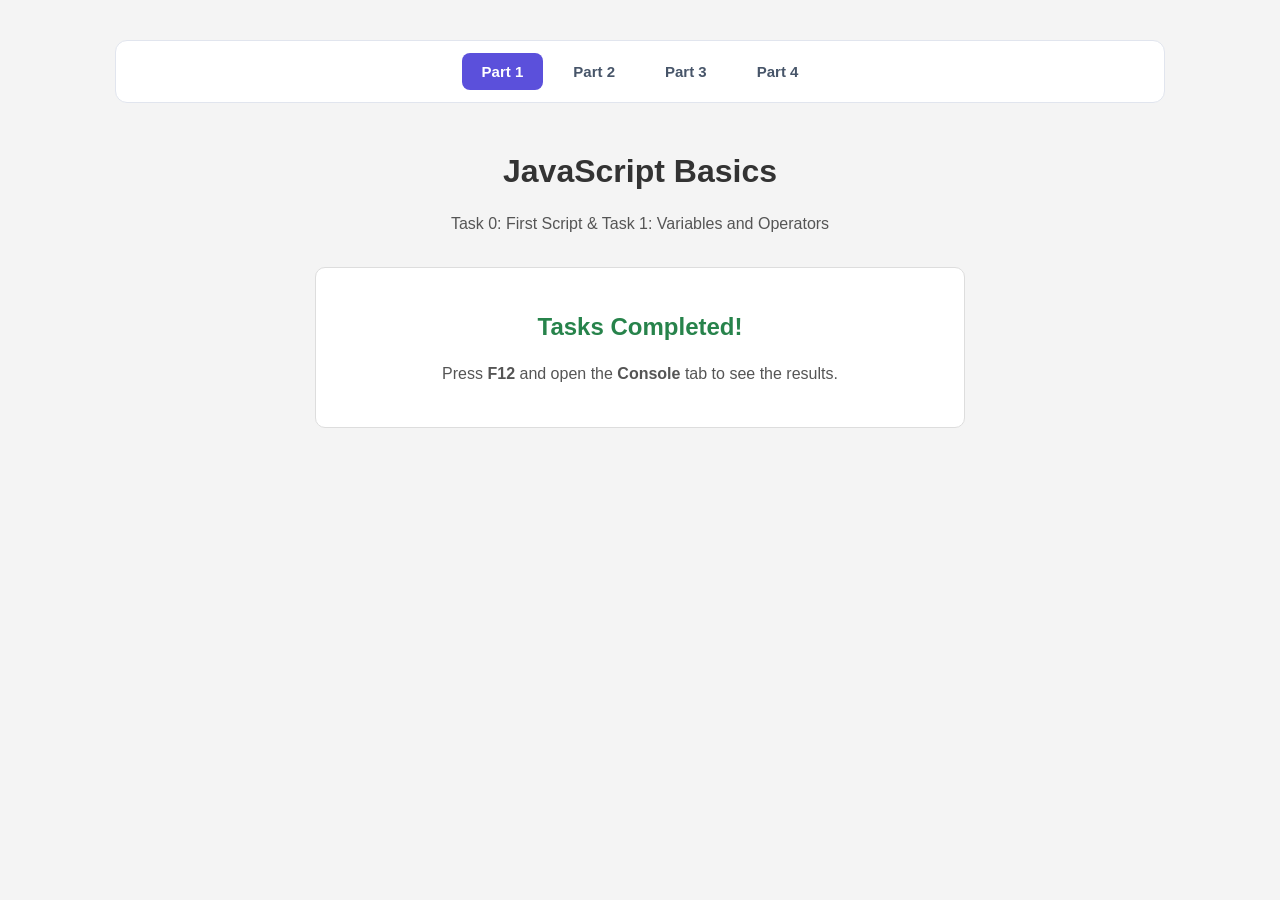
<file: part1/index.html>
<!DOCTYPE html>
<html lang="en">
<head>
    <meta charset="UTF-8">
    <meta name="viewport" content="width=device-width, initial-scale=1.0">
    <title>JavaScript Basics</title>
    <link rel="stylesheet" href="style.css">
    <link rel="stylesheet" href="../navbar.css">
    <script src="script.js" defer></script>
</head>
<body>
    <nav class="page-navbar" aria-label="Page navigation">
        <a href="../part1/index.html" aria-current="page">Part 1</a>
        <a href="../part2/index.html">Part 2</a>
        <a href="../part3/index.html">Part 3</a>
        <a href="../part4/index.html">Part 4</a>
    </nav>
    <main class="container">
        <h1>JavaScript Basics</h1>
        <p>Task 0: First Script & Task 1: Variables and Operators</p>

        <div class="message">
            <h2>Tasks Completed!</h2>
            <p>Press <strong>F12</strong> and open the
            <strong>Console</strong> tab to see the results.</p>
        </div>
    </main>
</body>
</html>
</file>
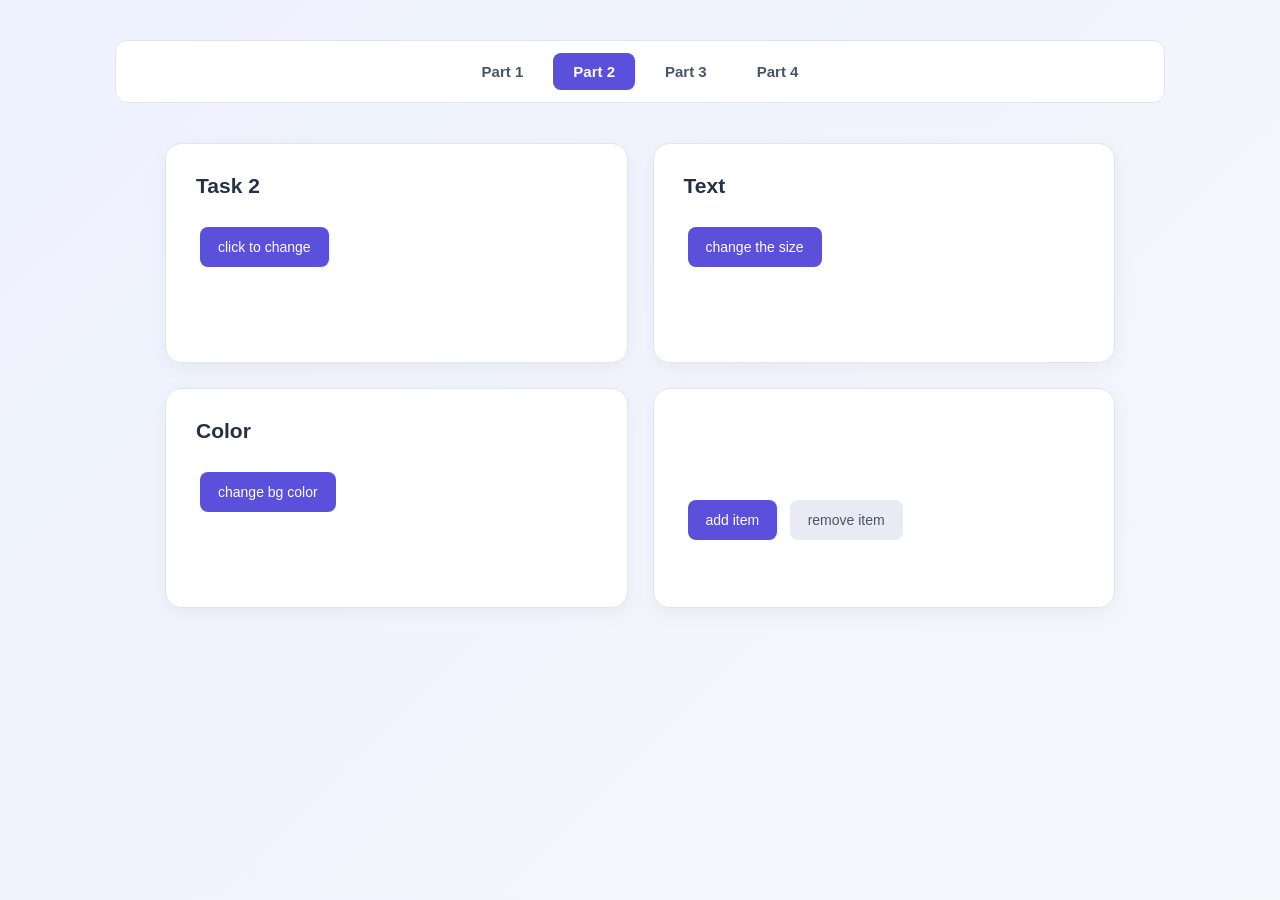
<file: part2/index.html>
<!DOCTYPE html>
<html lang="en">
<head>
    <meta charset="UTF-8">
    <meta name="viewport" content="width=device-width, initial-scale=1.0">
    <title>JavaScript Basics</title>
    <link rel="stylesheet" href="style.css">
    <link rel="stylesheet" href="../navbar.css">
    <script src="script.js" defer></script>
</head>
<body>
    <nav class="page-navbar" aria-label="Page navigation">
        <a href="../part1/index.html">Part 1</a>
        <a href="../part2/index.html" aria-current="page">Part 2</a>
        <a href="../part3/index.html">Part 3</a>
        <a href="../part4/index.html">Part 4</a>
    </nav>
    <div class="container">
        <div>
            <p>Task 2</p>
            <button>click to change</button>
        </div>
        <div class="text-container">
            <p>Text</p>
            <button>change the size</button>
        </div>
        <div class="color-container">
            <p>Color</p>
            <button>change bg color</button>
        </div>
        <div class="list-container">
            <ul>
            </ul>
            <button class="adder">add item</button>
            <button class="remover">remove item</button>
        </div>
    </div>
</body>
</html>
</file>
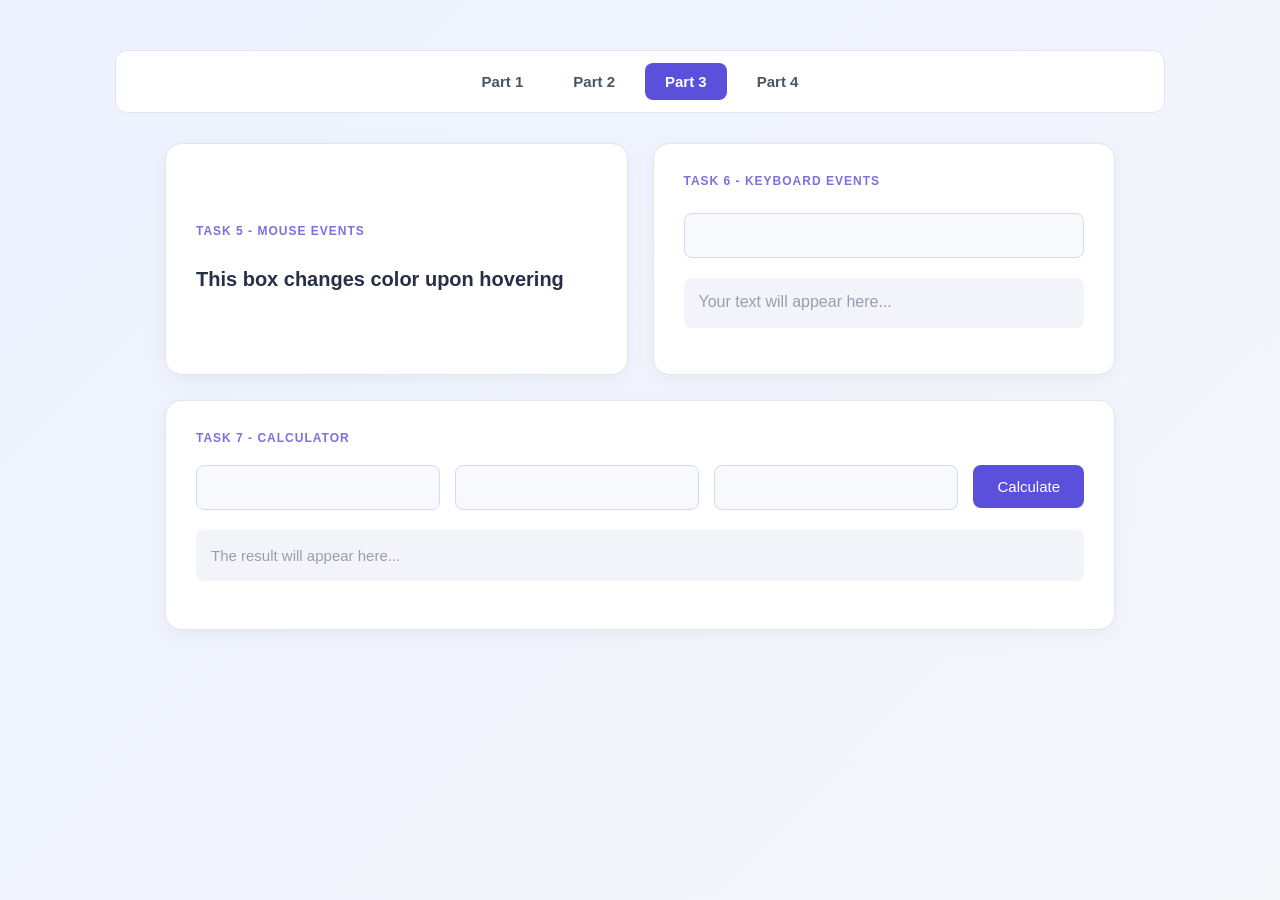
<file: part3/index.html>
<!DOCTYPE html>
<html lang="en">
<head>
    <meta charset="UTF-8">
    <meta name="viewport" content="width=device-width, initial-scale=1.0">
    <title>JavaScript Basics</title>
    <link rel="stylesheet" href="style.css">
    <link rel="stylesheet" href="../navbar.css">
    <script src="script.js" defer></script>
</head>
<body>
    <nav class="page-navbar" aria-label="Page navigation">
        <a href="../part1/index.html">Part 1</a>
        <a href="../part2/index.html">Part 2</a>
        <a href="../part3/index.html" aria-current="page">Part 3</a>
        <a href="../part4/index.html">Part 4</a>
    </nav>
    <div class="main-container">
        <div class="box">
            <p>This box changes color upon hovering</p>
        </div>

        <div class="input">
            <input type="text" id="input">
            <p id="result"></p>
        </div>

        <div class="calculator">
            <input type="number" id="x">
            <input type="number" id="y">
            <input type="text" id="operation">
            <button id="calculate">Calculate</button>
            <p id="output"></p>
        </div>
    </div>
</body>
</html>
</file>
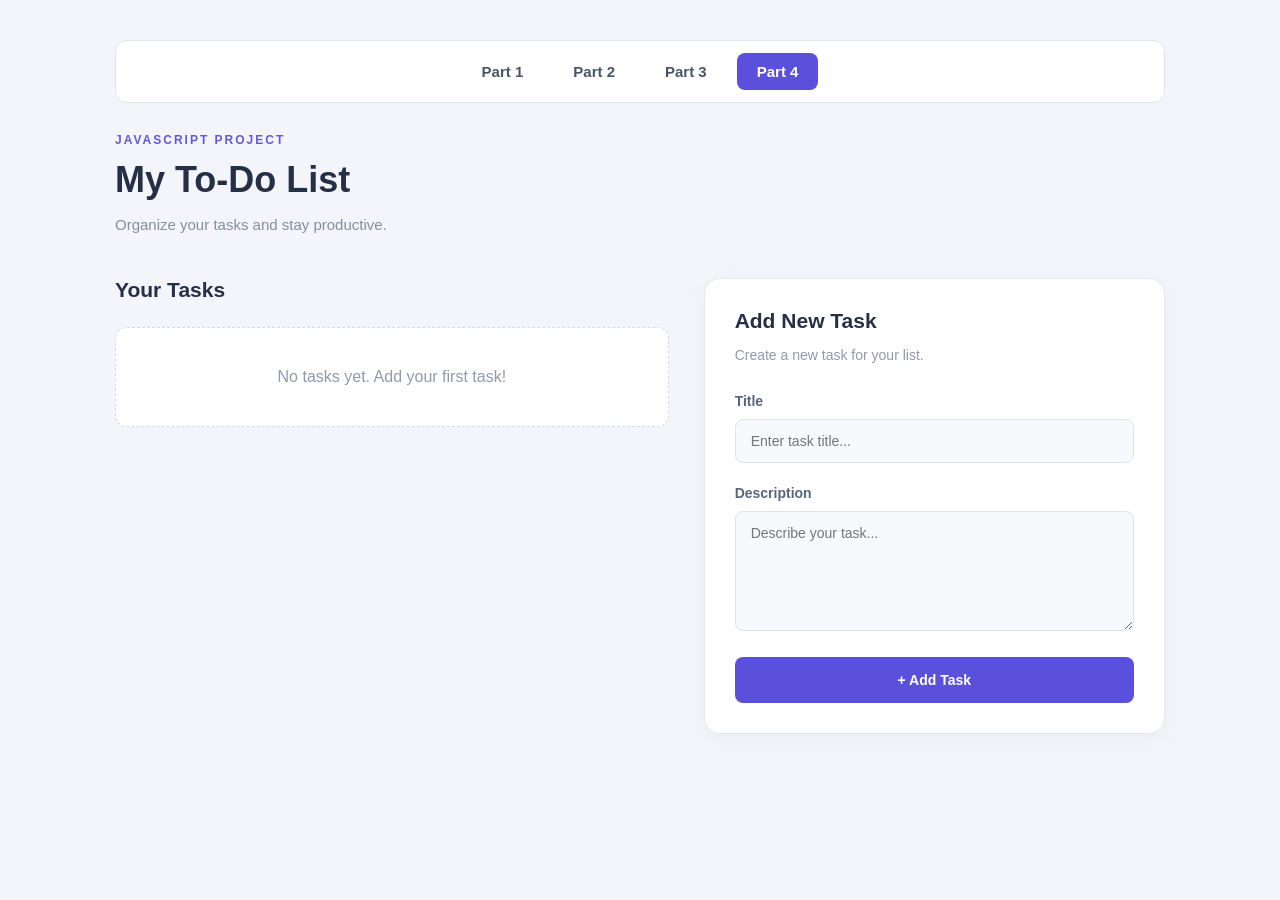
<file: part4/index.html>
<!DOCTYPE html>
<html lang="en">
<head>
    <meta charset="UTF-8">
    <meta name="viewport" content="width=device-width, initial-scale=1.0">
    <title>JavaScript Basics</title>
    <link rel="stylesheet" href="style.css">
    <link rel="stylesheet" href="../navbar.css">
    <script src="script.js" defer></script>
</head>
<body>
    <nav class="page-navbar" aria-label="Page navigation">
        <a href="../part1/index.html">Part 1</a>
        <a href="../part2/index.html">Part 2</a>
        <a href="../part3/index.html">Part 3</a>
        <a href="../part4/index.html" aria-current="page">Part 4</a>
    </nav>

    <header>
        <p class="subtitle">JAVASCRIPT PROJECT</p>
        <h1>My To-Do List</h1>
        <p>Organize your tasks and stay productive.</p>
    </header>

    <main class="main-container">

        <section class="list-part">
            <h2>Your Tasks</h2>

            <div class="tasks"></div>
        </section>

        <section class="input-part">
            <h2>Add New Task</h2>
            <p class="form-description">
                Create a new task for your list.
            </p>

            <div class="field">
                <label for="title">Title</label>
                <input
                    type="text"
                    id="title"
                    placeholder="Enter task title..."
                >
            </div>

            <div class="field">
                <label for="description">Description</label>
                <textarea
                    id="description"
                    rows="5"
                    placeholder="Describe your task..."
                ></textarea>
            </div>

            <button id="add" type="button">
                + Add Task
            </button>
        </section>

    </main>

</body>
</html>
</file>
<file: part1/style.css>
body {
    font-family: Arial, sans-serif;
    background-color: #f4f4f4;
    margin: 0;
    padding: 40px;
    text-align: center;
}

.container {
    max-width: 650px;
    margin: 50px auto;
}

h1 {
    color: #333;
}

.message {
    background-color: white;
    padding: 25px;
    margin-top: 30px;
    border-radius: 10px;
    border: 1px solid #ddd;
}

.message h2 {
    color: #27834b;
}

p {
    color: #555;
    line-height: 1.6;
}
</file>
<file: navbar.css>
.page-navbar {
    box-sizing: border-box;
    display: flex;
    flex-wrap: wrap;
    justify-content: center;
    gap: 10px;
    max-width: 1050px;
    margin: 0 auto 30px;
    padding: 12px;
    background-color: white;
    border: 1px solid #e1e5ee;
    border-radius: 12px;
}

.page-navbar a {
    display: block;
    padding: 10px 20px;
    border-radius: 8px;
    color: #475569;
    font-size: 15px;
    font-weight: bold;
    text-decoration: none;
    transition: background-color 0.2s, color 0.2s;
}

.page-navbar a:hover {
    background-color: #eeecff;
    color: #4439bb;
}

.page-navbar a[aria-current="page"] {
    background-color: #5b50db;
    color: white;
}

.page-navbar a:focus-visible {
    outline: 2px solid #4439bb;
    outline-offset: 3px;
}
</file>
<file: part2/style.css>
* {
    box-sizing: border-box;
}

body {
    margin: 0;
    padding: 40px 20px;
    min-height: 100vh;
    font-family: Arial, sans-serif;
    background: linear-gradient(135deg, #eef2ff, #f5f7fb);
    color: #253047;
}

.container {
    max-width: 950px;
    margin: 40px auto;
    display: grid;
    grid-template-columns: repeat(2, 1fr);
    gap: 25px;
}

.container > div {
    background-color: white;
    padding: 30px;
    border: 1px solid #e1e5ee;
    border-radius: 16px;
    box-shadow: 0 5px 20px rgba(0, 0, 0, 0.05);
    min-height: 220px;
    transition: box-shadow 0.2s;
}

.container > div:hover {
    box-shadow: 0 8px 25px rgba(0, 0, 0, 0.10);
}

p {
    font-size: 21px;
    font-weight: bold;
    margin-top: 0;
    margin-bottom: 25px;
}

button {
    background-color: #5b50db;
    color: white;
    border: none;
    border-radius: 8px;
    padding: 12px 18px;
    font-size: 14px;
    cursor: pointer;
    margin: 4px;
    transition: background-color 0.2s;
}

button:hover {
    background-color: #4439bb;
}

button:active {
    transform: scale(0.98);
}

.remover {
    background-color: #e9eaf3;
    color: #475569;
}

.remover:hover {
    background-color: #d8dbea;
}

.text-container,
.color-container {
    transition: background-color 0.3s;
}

ul {
    padding-left: 25px;
    min-height: 45px;
}

li {
    padding: 6px 0;
    font-size: 16px;
    color: #475569;
}
</file>
<file: part3/style.css>
* {
    box-sizing: border-box;
}

body {
    margin: 0;
    padding: 50px 20px;
    min-height: 100vh;
    font-family: Arial, sans-serif;
    background: linear-gradient(135deg, #eef2ff, #f5f7fb);
    color: #253047;
}

.main-container {
    max-width: 950px;
    margin: 30px auto;
    display: grid;
    grid-template-columns: repeat(2, 1fr);
    gap: 25px;
}


.box,
.input,
.calculator {
    background-color: white;
    border: 1px solid #e1e5ee;
    border-radius: 16px;
    padding: 30px;
    min-height: 220px;
    box-shadow: 0 5px 20px rgba(0, 0, 0, 0.05);
    transition: background-color 0.3s, box-shadow 0.3s;
}

.box::before {
    content: "TASK 5 - MOUSE EVENTS";
}

.input::before {
    content: "TASK 6 - KEYBOARD EVENTS";
}

.calculator::before {
    content: "TASK 7 - CALCULATOR";
}

.box::before,
.input::before,
.calculator::before {
    display: block;
    font-size: 12px;
    font-weight: bold;
    letter-spacing: 1px;
    color: #7c70df;
    margin-bottom: 25px;
}

.box {
    display: flex;
    flex-direction: column;
    justify-content: center;
    cursor: pointer;
}

.box p {
    font-size: 20px;
    font-weight: bold;
    line-height: 1.6;
    margin: 0;
}

.box:hover {
    color: white;
}

.box:hover::before {
    color: white;
}

input {
    width: 100%;
    padding: 13px 15px;
    border: 1px solid #d6dbea;
    border-radius: 8px;
    font-family: inherit;
    font-size: 15px;
    background-color: #f8f9fc;
    outline: none;
    transition: border-color 0.2s;
}

input:focus {
    border-color: #635bdb;
    background-color: white;
}

#result,
#output {
    background-color: #f3f4fa;
    padding: 15px;
    border-radius: 8px;
    margin-top: 20px;
    min-height: 50px;
    overflow-wrap: anywhere;
}

#result:empty::before {
    content: "Your text will appear here...";
    color: #999eaf;
}

.calculator {
    grid-column: 1 / -1;
    display: grid;
    grid-template-columns: 1fr 1fr 1fr auto;
    gap: 15px;
    align-items: start;
}

.calculator::before {
    grid-column: 1 / -1;
    margin-bottom: 5px;
}

button {
    padding: 13px 24px;
    background-color: #5b50db;
    color: white;
    border: none;
    border-radius: 8px;
    font-size: 15px;
    cursor: pointer;
    transition: background-color 0.2s;
}

button:hover {
    background-color: #4439bb;
}

button:active {
    transform: scale(0.98);
}

#output {
    grid-column: 1 / -1;
    margin-top: 5px;
    font-size: 18px;
    font-weight: bold;
}

#output:empty::before {
    content: "The result will appear here...";
    color: #999eaf;
    font-size: 15px;
    font-weight: normal;
}
</file>
<file: part4/style.css>
* {
    box-sizing: border-box;
}

body {
    margin: 0;
    padding: 40px 20px;
    min-height: 100vh;
    font-family: Arial, sans-serif;
    background: #f3f5fb;
    color: #253047;
}

header {
    max-width: 1050px;
    margin: 0 auto 45px;
}

header h1 {
    font-size: 36px;
    margin: 10px 0;
}

header p {
    color: #858da1;
    font-size: 15px;
}

header .subtitle {
    color: #6558db;
    font-size: 12px;
    font-weight: bold;
    letter-spacing: 2px;
}

.main-container {
    max-width: 1050px;
    margin: auto;
    display: grid;
    grid-template-columns: 1.2fr 1fr;
    gap: 35px;
    align-items: start;
}

h2 {
    font-size: 21px;
    margin: 0 0 25px;
}


.tasks {
    display: flex;
    flex-direction: column;
    gap: 15px;
}

.tasks:empty::after {
    content: "No tasks yet. Add your first task!";
    display: block;
    padding: 40px 20px;
    text-align: center;
    color: #9299aa;
    background: white;
    border: 1px dashed #d5d9e5;
    border-radius: 12px;
}

.task {
    background: white;
    padding: 22px;
    border-radius: 12px;
    border: 1px solid #e5e8f0;
    box-shadow: 0 4px 15px rgba(0, 0, 0, 0.04);
    transition: box-shadow 0.2s;
}

.task:hover {
    box-shadow: 0 6px 22px rgba(0, 0, 0, 0.08);
}

.task h1 {
    font-size: 19px;
    margin: 0 0 10px;
    overflow-wrap: anywhere;
}

.task p {
    font-size: 14px;
    color: #858da1;
    line-height: 1.6;
    margin: 0 0 20px;
    overflow-wrap: anywhere;
}


button {
    border: none;
    border-radius: 8px;
    padding: 11px 18px;
    font-size: 14px;
    font-weight: bold;
    cursor: pointer;
    transition: background-color 0.2s;
}

.delete {
    background: #fff0f0;
    color: #d65c63;
    margin-right: 8px;
}

.delete:hover {
    background: #ffdddd;
}

.finish {
    background: #eeecff;
    color: #5b50db;
}

.finish:hover {
    background: #ddd9ff;
}

.task.completed {
    border-left: 4px solid #46ad78;
}

.task.completed h1,
.task.completed p {
    text-decoration: line-through;
    opacity: 0.5;
}

.task.completed .finish {
    background: #e6f6ed;
    color: #288558;
}


.input-part {
    background: white;
    padding: 30px;
    border-radius: 16px;
    border: 1px solid #e5e8f0;
    box-shadow: 0 5px 20px rgba(0, 0, 0, 0.04);
}

.input-part h2 {
    margin-bottom: 8px;
}

.form-description {
    font-size: 14px;
    color: #9299aa;
    margin-bottom: 30px;
}

.field {
    margin-bottom: 22px;
}

label {
    display: block;
    font-size: 14px;
    font-weight: bold;
    margin-bottom: 10px;
    color: #59657b;
}

input,
textarea {
    width: 100%;
    padding: 13px 15px;
    background: #f8f9fc;
    border: 1px solid #dfe3ed;
    border-radius: 8px;
    outline: none;
    font-family: inherit;
    font-size: 14px;
    transition: border-color 0.2s;
}

textarea {
    resize: vertical;
    min-height: 120px;
}

input:focus,
textarea:focus {
    border-color: #6558db;
    background: white;
}

#add {
    width: 100%;
    padding: 15px;
    background: #5b50db;
    color: white;
}

#add:hover {
    background: #4439bb;
}
</file>
